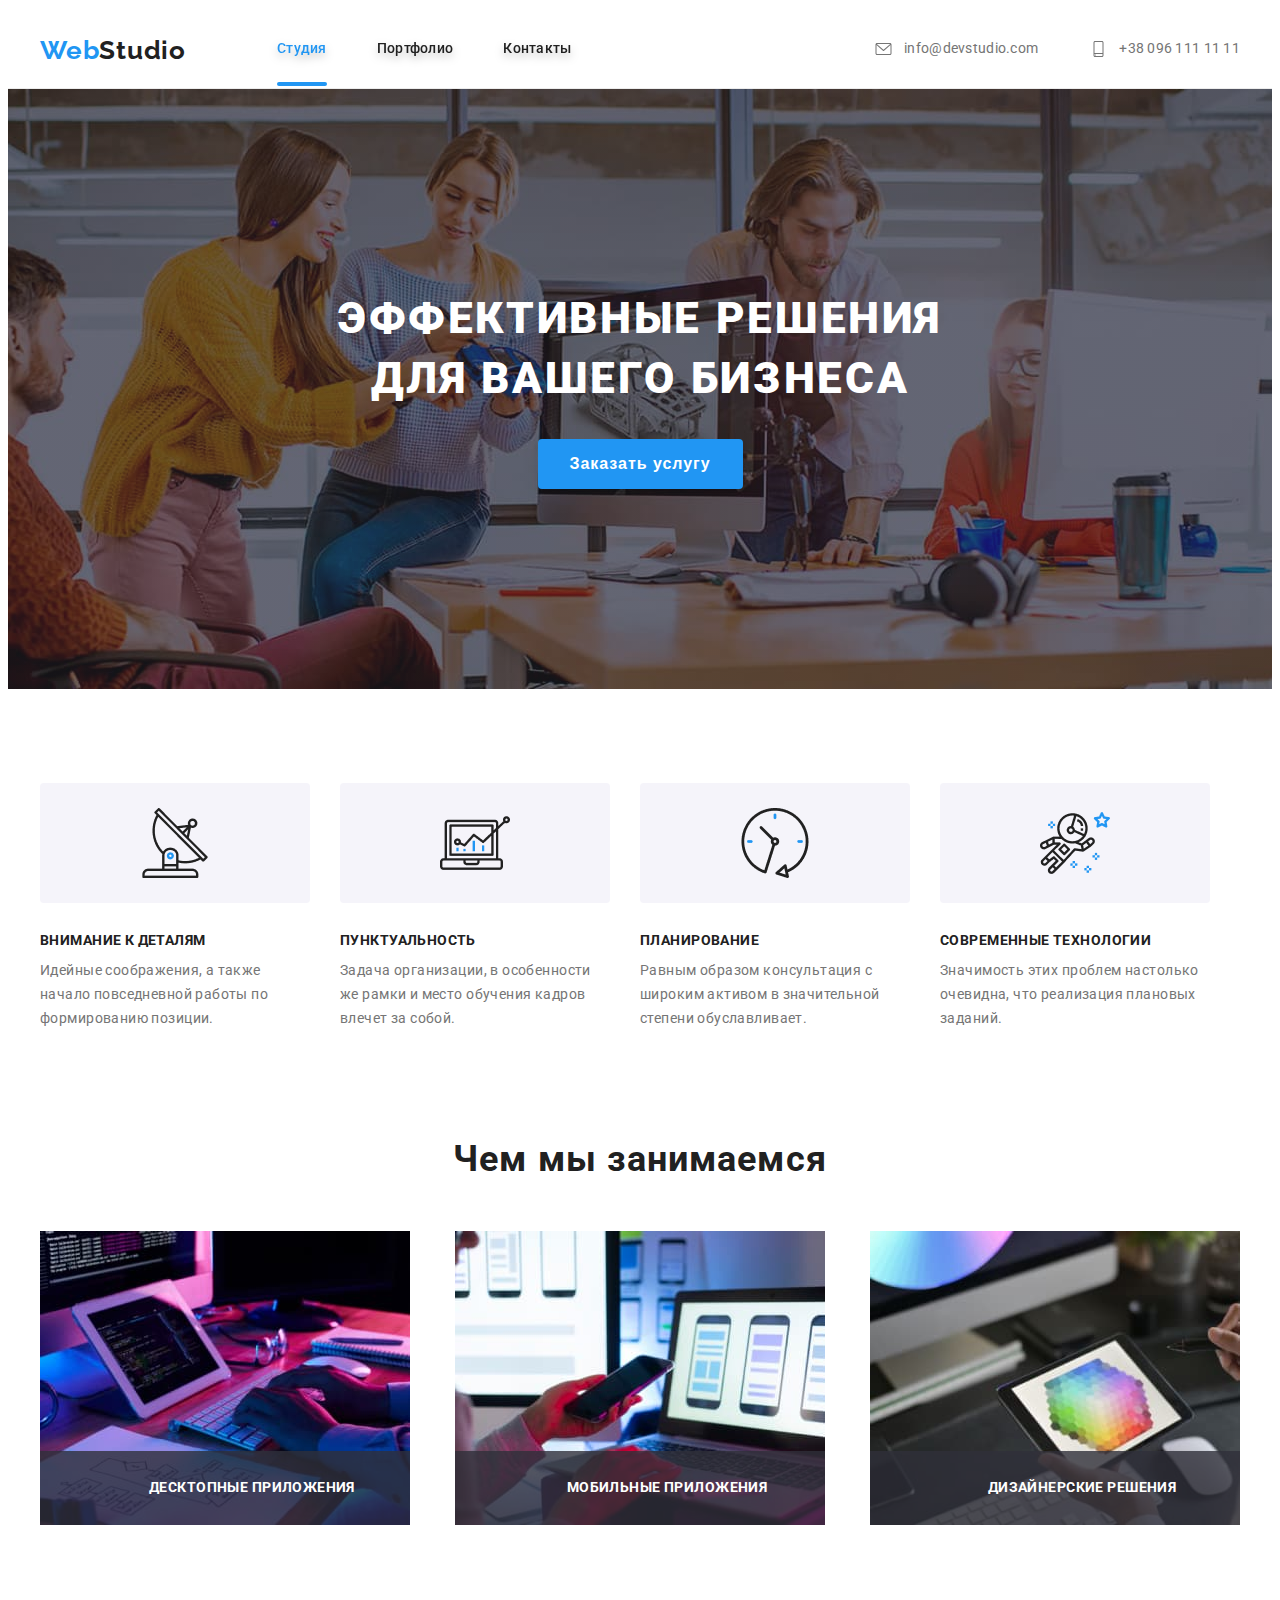
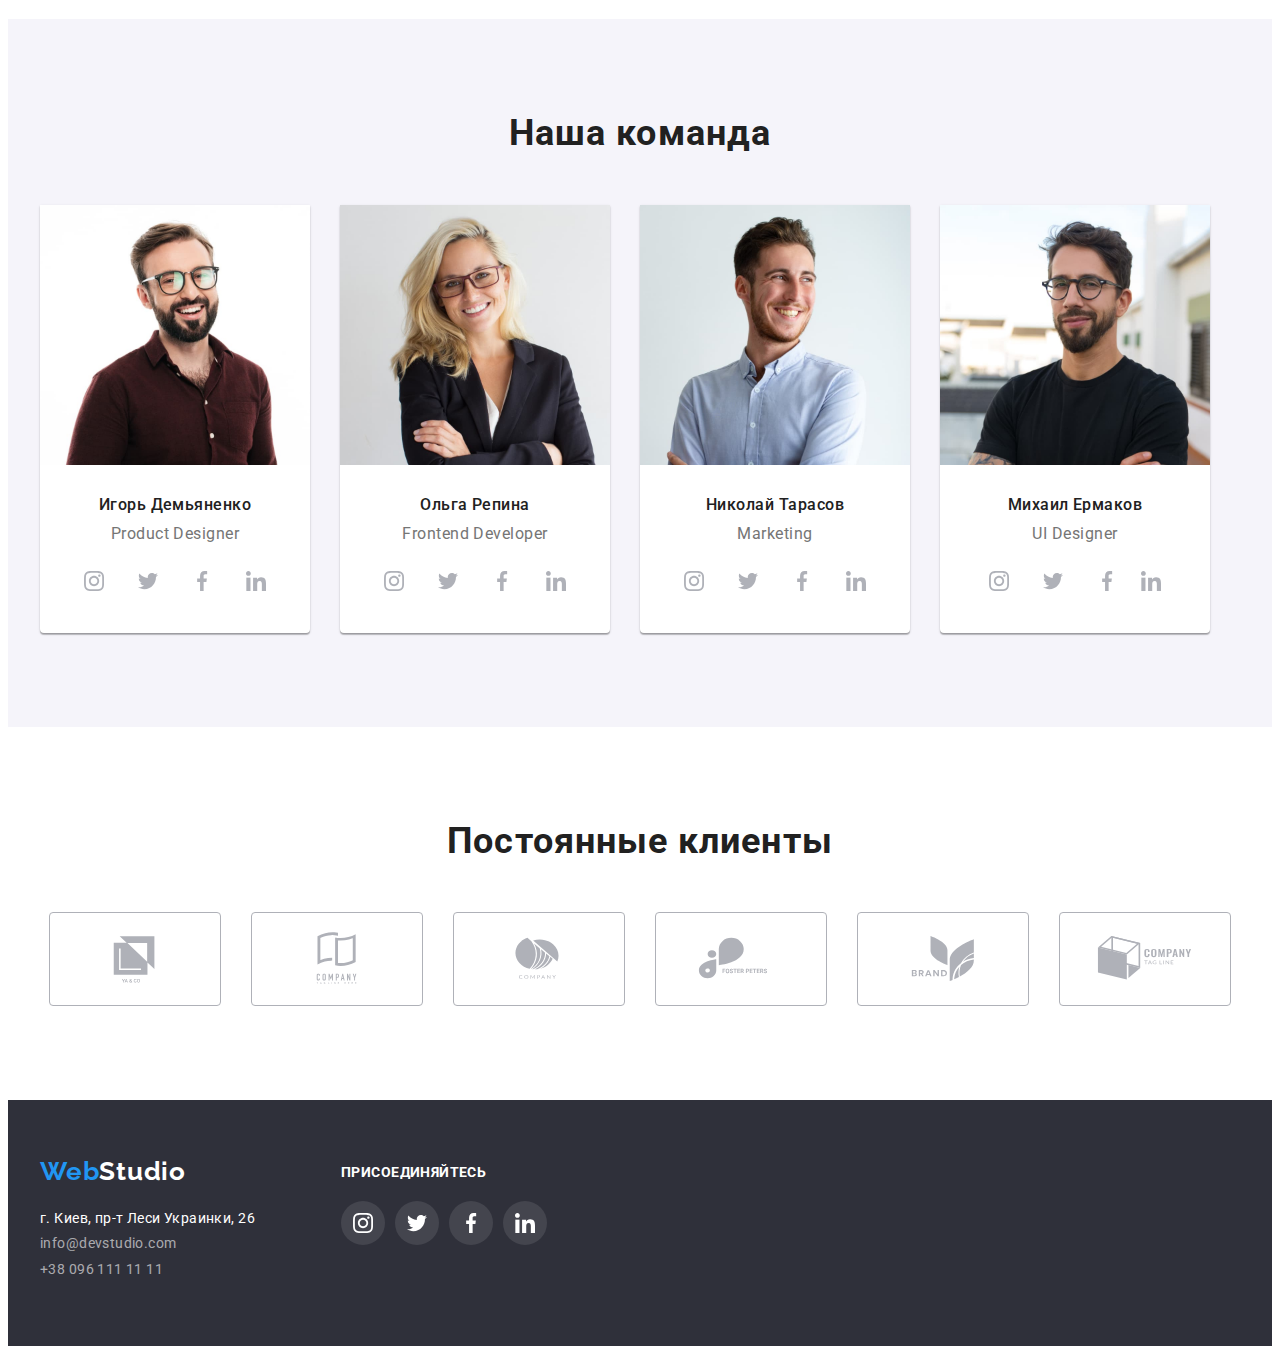
<file: index.html>
<!DOCTYPE html>
<html lang="en">
<head>
    <meta charset="UTF-8">
    <meta http-equiv="X-UA-Compatible" content="IE=edge">
    <meta name="viewport" content="width=device-width, initial-scale=1.0">
    <title>Студия</title>
    <link rel="stylesheet" href="https://cdnjs.cloudflare.com/ajax/libs/modern-normalize/1.1.0/modern-normalize.min.css"
        integrity="sha512-wpPYUAdjBVSE4KJnH1VR1HeZfpl1ub8YT/NKx4PuQ5NmX2tKuGu6U/JRp5y+Y8XG2tV+wKQpNHVUX03MfMFn9Q=="
        crossorigin="anonymous" referrerpolicy="no-referrer" />
    <link rel="preconnect" href="https://fonts.googleapis.com" />
    <link rel="preconnect" href="https://fonts.gstatic.com" crossorigin />
    <link
        href="https://fonts.googleapis.com/css2?family=Raleway:wght@700&family=Roboto:wght@400;500;700;900&display=swap"
        rel="stylesheet" />
    <link rel="stylesheet" href="./css/styles.css" />
</head>
<body>
    <!-------- Шапка сайта (Хеддер) -------->
    <header class="header">
        <div class="conteiner header__conteiner">
            <a class="logo" href="./index.html">
                <span class="logo-web">Web</span><span class="logo-studio-top">Studio</span>
            </a>
            <nav class="nav">
                <ul class="nav__list">
                    <li class="nav__item">
                        <a class="nav__link section active" href="./index.html">
                            <span class="site-nav-info-top">Студия</span>
                        </a>
                    </li>
                    <li class="nav__item">
                        <a class="nav__link" href="./portfolio.html ">
                            <span class="site-nav-info-top">Портфолио</span>
                        </a>
                    </li>
                    <li class="nav__item">
                        <a class="nav__link" href="./contacts.html">
                            <span class="site-nav-info-top">Контакты</span>
                        </a>
                    </li>
                </ul>
            </nav>
            <ul class="auth-nav">
                <li class="auth-nav-item">
                    <a href="mailto:info@devstudio.com" class="auth-nav-item-contact">
                        <svg class="contacts-items-link" width="21" height="16">
                            <use href="./images/svg/icons-nofill.svg#konvert">
                            </use>
                        </svg>info@devstudio.com
                    </a>
                </li>
                <li class="auth-nav-item">
                    <a href="tel:+380961111111" class="auth-nav-item-contact">
                        <svg class="contacts-items-link" width="21" height="16">
                            <use href="./images/svg/icons-nofill.svg#phone">
                            </use>
                        </svg>+38 096 111 11 11
                    </a>
                </li>
            </ul>
        </div>
        <div class="top-line"></div>
    </header>
    <!-------- Блок-герой --------->
    <main>
        <div class="hero-homepage" >
            <section class="conteiner">
                <div class="hero-homepage-content">
                    <h1 class="main-title-homepage">Эффективные решения<br>для вашего бизнеса</h1>
                    <button name="заказать услугу" type="button" data-modal-open class="button button-hero-homepage">
                        <span>Заказать услугу</span>
                    </button>
                </div>
                
            </section>
        </div>
            <!-- Преимущества -->
        <section class="conteiner" >
            <h2 class="title-benefits">Наши преимущества</h2>
            <div>
                <ul class="benefits-list">
                    <li class="benefits-block icon-antena">
                        <h3 class="benefit-name">Внимание к деталям</h3>
                        <p class="benefit-description">Идейные соображения, а также начало повседневной работы по формированию позиции.</p>
                    </li>
                    <li class="benefits-block icon-diagram">
                        <h3 class="benefit-name">Пунктуальность</h3>
                        <p class="benefit-description">Задача организации, в особенности же рамки и место обучения кадров влечет за собой.</p>
                    </li>
                    <li class="benefits-block icon-clock">
                        <h3 class="benefit-name">Планирование</h3>
                        <p class="benefit-description">Равным образом консультация с широким активом в значительной степени обуславливает.</p>
                    </li>
                    <li class="benefits-block icon-astronaut">
                        <h3 class="benefit-name">Современные технологии</h3>
                        <p class="benefit-description">Значимость этих проблем настолько очевидна, что реализация плановых заданий.</p>
                    </li>
                </ul>
            </div>
        </section>
            <!-- Блок-Фотографии -->
        <section class="conteiner">
            <h2 class="worktype">Чем мы занимаемся</h2>
            <ul class="worktype-list" >
                <li class="worktype-blocks"> 
                    <div>
                        <img src="./images/box-1.jpg" width="370" height="294" alt="Программирование для компьютеров">
                        <p class="worktype-text">Десктопные приложения</p>
                    </div>
                </li>
                <li class="worktype-blocks">
                    <div>
                        <img src="./images/box-2.jpg" width="370" height="294" alt="Разработка мобильных приложений"> 
                        <p class="worktype-text">Мобильные приложения</p>
                    </div>
                </li>
                <li class="worktype-blocks">
                    <div>
                        <img src="./images/box-3.jpg" width="370" height="294" alt="Веб-дизайн">
                        <p class="worktype-text">Дизайнерские решения</p>
                    </div> 
                </li>
            </ul>
        </section>
            <!-- Блок-наша-команда -->
        <div class="team__conteiner">
            <section class="conteiner">
                <h2 class="team">Наша команда</h2>
                <ul class="teams-list" >
                    <li class="teams-block">
                        <img src="./images/igor-demyanenko.jpg" width="270" height="260" alt="Игорь Демьяненко">
                        <h3 class="teammate">Игорь Демьяненко</h3>
                        <p class="profession">Product Designer</p>
                        <ul class="teams-social-icon-block"> 
                            <li class="social-links-item">
                                <a href="./index.html" class="teams-social-item">
                                    <svg class="social-icon">
                                        <use href=./images/svg/icons-nofill.svg#instagram-1></use>
                                    </svg>
                                </a>
                            </li>
                            <li class="social-links-item">
                                <a href="./index.html" class="teams-social-item">
                                    <svg class="social-icon">
                                        <use href=./images/svg/icons-nofill.svg#twitter-2></use>
                                    </svg>
                                </a>
                            </li>
                            <li class="social-links-item">
                                <a href="./index.html" class="teams-social-item">
                                    <svg class="social-icon">
                                        <use href=./images/svg/icons-nofill.svg#facebook-3></use>
                                    </svg>
                                </a>
                            </li>
                            <li class="social-links-item">
                                <a href="./index.html" class="teams-social-item">
                                    <svg class="social-icon">
                                        <use href=./images/svg/icons-nofill.svg#linkedin-4></use>
                                    </svg>
                                </a>
                            </li>
                        </ul>
                    </li>
                    <li class="teams-block">
                        <img src="./images/olga-repina.jpg" width="270" height="260" alt="Ольга Репина">
                        <h3 class="teammate">Ольга Репина</h3>
                        <p class="profession">Frontend Developer</p>
                        <ul class="teams-social-icon-block">
                            <li class="social-links-item">
                                <a href="./index.html" class="teams-social-item">
                                    <svg class="social-icon">
                                        <use href=./images/svg/icons-nofill.svg#instagram-1></use>
                                    </svg>
                                </a>
                            </li>
                            <li class="social-links-item">
                                <a href="./index.html" class="teams-social-item">
                                    <svg class="social-icon">
                                        <use href=./images/svg/icons-nofill.svg#twitter-2></use>
                                    </svg>
                                </a>
                            </li>
                            <li class="social-links-item">
                                <a href="./index.html" class="teams-social-item">
                                    <svg class="social-icon">
                                        <use href=./images/svg/icons-nofill.svg#facebook-3></use>
                                    </svg>
                                </a>
                            </li>
                            <li class="social-links-item">
                                <a href="./index.html" class="teams-social-item">
                                    <svg class="social-icon">
                                        <use href=./images/svg/icons-nofill.svg#linkedin-4></use>
                                    </svg>
                                </a>
                            </li>
                        </ul>
                    </li>
                    <li class="teams-block">
                        <img src="./images/nikolay-tarasov.jpg" width="270" height="260" alt="Николай Тарасов">
                        <h3 class="teammate">Николай Тарасов</h3>
                        <p class="profession">Marketing</p>
                        <ul class="teams-social-icon-block">
                            <li class="social-links-item">
                                <a href="./index.html" class="teams-social-item">
                                    <svg class="social-icon">
                                        <use href=./images/svg/icons-nofill.svg#instagram-1></use>
                                    </svg>
                                </a>
                            </li>
                            <li class="social-links-item">
                                <a href="./index.html" class="teams-social-item">
                                    <svg class="social-icon">
                                        <use href=./images/svg/icons-nofill.svg#twitter-2></use>
                                    </svg>
                                </a>
                            </li>
                            <li class="social-links-item">
                                <a href="./index.html" class="teams-social-item">
                                    <svg class="social-icon">
                                        <use href=./images/svg/icons-nofill.svg#facebook-3></use>
                                    </svg>
                                </a>
                            </li>
                            <li class="social-links-item">
                                <a href="./index.html" class="teams-social-item">
                                    <svg class="social-icon">
                                        <use href=./images/svg/icons-nofill.svg#linkedin-4></use>
                                    </svg>
                                </a>
                            </li>
                        </ul>                    
                    </li>
                    <li class="teams-block">
                        <img src="./images/mikhail-ermakov.jpg" width="270" height="260" alt="Михаил Ермаков">
                        <h3 class="teammate">Михаил Ермаков</h3>
                        <p class="profession">UI Designer</p>
                        <ul class="teams-social-icon-block">
                            <li class="social-links-item">
                                <a href="./index.html" class="teams-social-item">
                                    <svg class="social-icon">
                                        <use href=./images/svg/icons-nofill.svg#instagram-1></use>
                                    </svg>
                                </a>
                            </li>
                            <li class="social-links-item">
                                <a href="./index.html" class="teams-social-item">
                                    <svg class="social-icon">
                                        <use href=./images/svg/icons-nofill.svg#twitter-2></use>
                                    </svg>
                                </a>
                            </li>
                            <li class="social-links-item">
                                <a href="./index.html" class="teams-social-item">
                                    <svg class="social-icon">
                                        <use href=./images/svg/icons-nofill.svg#facebook-3></use>
                                    </svg>
                                </a>
                            </li>
                            <li>
                                <a href="./index.html" class="teams-social-item">
                                    <svg class="social-icon">
                                        <use href=./images/svg/icons-nofill.svg#linkedin-4></use>
                                    </svg>
                                </a>
                            </li>
                        </ul>
                    </li>
                </ul>
            </section>
        </div>
        <!-- Блок постоянные клиенты -->
        <section class="conteiner">
            <h2 class="partners">Постоянные клиенты</h2>
            <ul class="partners-list">
                <li class="partners-block">
                    <a href="./index.html">
                        <svg class="partners-icon">
                            <use href=./images/svg/icons-nofill.svg#partner-1></use>
                        </svg>
                    </a>
                </li> 
                <li class="partners-block">
                    <a href="./index.html">
                        <svg class="partners-icon">
                            <use href=./images/svg/icons-nofill.svg#partner-2></use>
                        </svg>
                    </a>
                </li> 
                <li class="partners-block">
                    <a href="./index.html">
                        <svg class="partners-icon">
                            <use href=./images/svg/icons-nofill.svg#partner-3></use>
                        </svg>
                    </a>
                </li> 
                <li class="partners-block">
                    <a href="./index.html">
                        <svg class="partners-icon">
                            <use href=./images/svg/icons-nofill.svg#partner-4></use>
                        </svg>
                    </a>
                </li> 
                <li class="partners-block">
                    <a href="./index.html">
                        <svg class="partners-icon">
                            <use href=./images/svg/icons-nofill.svg#partner-5></use>
                        </svg>
                    </a>
                </li> 
                <li class="partners-block">
                    <a href="./index.html">
                        <svg class="partners-icon">
                            <use href=./images/svg/icons-nofill.svg#partner-6></use>
                        </svg>
                    </a>
                </li>                
            </ul>
        </section>
    </main>   
    <!-------- Подвал сайта (Футтер) -------->
    <footer class="footer">
        <div class="conteiner">
            <div class="footer__conteiner">
                <div class="footer-communicate-main-1">
                    <div>
                        <a class="logo" href="./index.html">
                            <span class="logo-web">Web</span><span class="logo-studio-footer">Studio</span>
                        </a>
                        <address>
                            <ul class="footer-nav">
                                <li class="nav__item footer-nav-link">
                                    <a class="color-footer-100" href="https://goo.gl/maps/j9MTgF3zTzyEW6Uz7" target=_blank
                                        rel=noopener>г. Киев, пр-т Леси Украинки, 26</a>
                                </li>
                                <li class="nav__item footer-nav-link">
                                    <a class="color-footer-60" href="mailto:info@devstudio.com">info@devstudio.com</a>
                                </li>
                                <li class="nav__item footer-nav-link">
                                    <a class="color-footer-60" href="tel:+380961111111">+38 096 111 11 11</a>
                                </li>
                            </ul>
                        </address>
                    </div>
                </div>
                <div class="footer-communicate-main-2">
                    <span class="footer-title">Присоединяйтесь</span>
                    <ul class="footer-teams-social-icon-block">
                        <li class="footer-teams-social-item">
                            <a href="./index.html">
                                <svg class="footer-social-icon">
                                    <use href=./images/svg/icons-nofill.svg#instagram-1></use>
                                </svg>
                            </a>
                        </li>
                        <li class="footer-teams-social-item">
                            <a href="./index.html">
                                <svg class="footer-social-icon">
                                    <use href=./images/svg/icons-nofill.svg#twitter-2></use>
                                </svg>
                            </a>
                        </li>
                        <li class="footer-teams-social-item">
                            <a href="./index.html">
                                <svg class="footer-social-icon">
                                    <use href=./images/svg/icons-nofill.svg#facebook-3></use>
                                </svg>
                            </a>
                        </li>
                        <li class="footer-teams-social-item">
                            <a href="./index.html">
                                <svg class="footer-social-icon">
                                    <use href=./images/svg/icons-nofill.svg#linkedin-4></use>
                                </svg>
                            </a>
                        </li>
                    </ul>
                </div>    
            </div>
        </div>
    </footer>
</body>
</html>
</file>
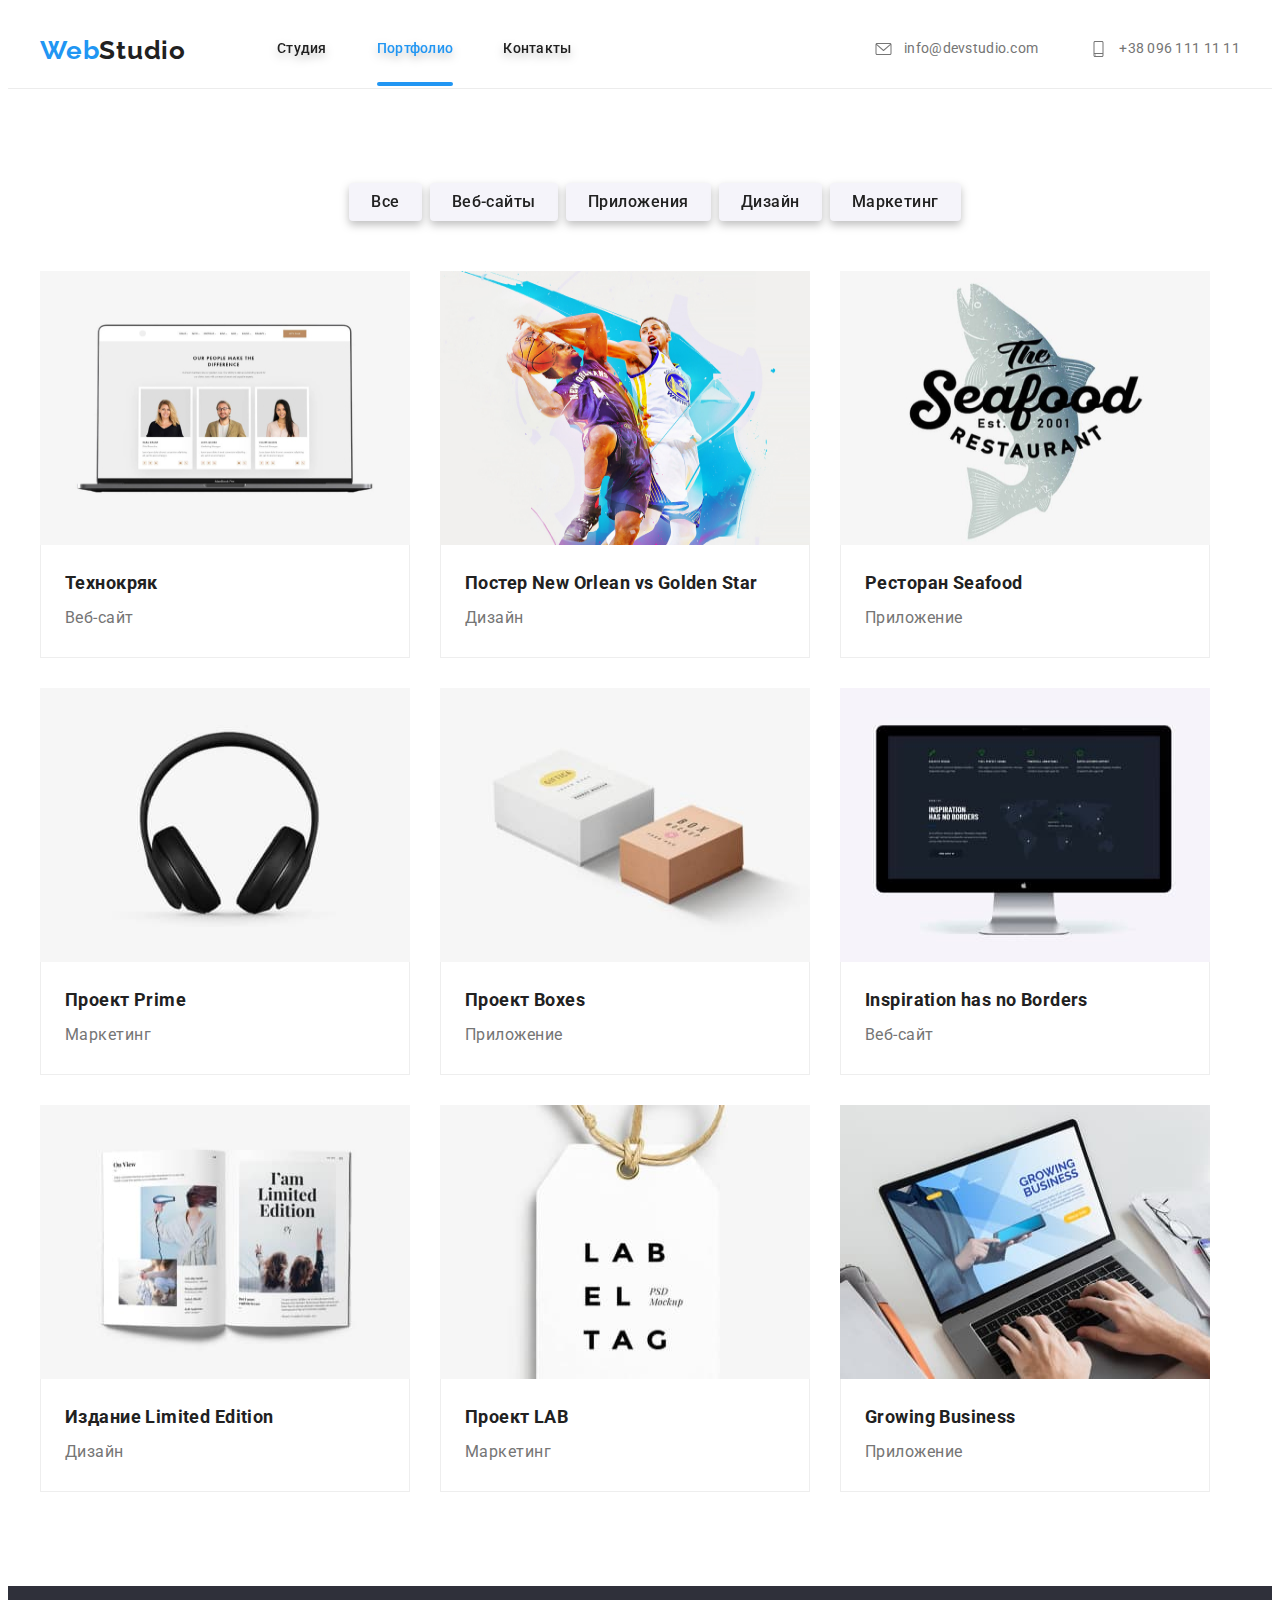
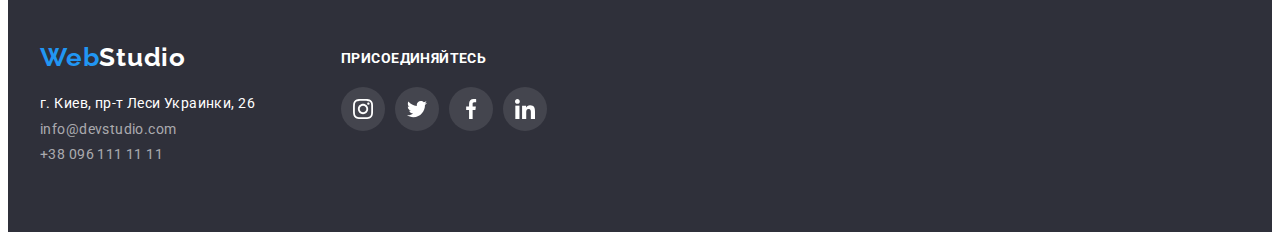
<file: portfolio.html>
<!DOCTYPE html>
<html lang="en">
<head>
    <meta charset="UTF-8">
    <meta http-equiv="X-UA-Compatible" content="IE=edge">
    <meta name="viewport" content="width=device-width, initial-scale=1.0">
    <title>Студия</title>
    <link rel="stylesheet" href="https://cdnjs.cloudflare.com/ajax/libs/modern-normalize/1.1.0/modern-normalize.min.css"
        integrity="sha512-wpPYUAdjBVSE4KJnH1VR1HeZfpl1ub8YT/NKx4PuQ5NmX2tKuGu6U/JRp5y+Y8XG2tV+wKQpNHVUX03MfMFn9Q=="
        crossorigin="anonymous" referrerpolicy="no-referrer" />
    <link rel="preconnect" href="https://fonts.googleapis.com" />
    <link rel="preconnect" href="https://fonts.gstatic.com" crossorigin />
    <link href="https://fonts.googleapis.com/css2?family=Raleway:wght@700&family=Roboto:wght@400;500;700;900&display=swap" rel="stylesheet" />
    <link rel="stylesheet" href="./css/styles.css" />
</head>
<body>
    <!-------- Шапка сайта (Хеддер) -------->
    <header class="header">
        <div class="conteiner header__conteiner">
            <a class="logo" href="./index.html">
                <span class="logo-web">Web</span><span class="logo-studio-top">Studio</span>
            </a>
            <nav class="nav">
                <ul class="nav__list">
                    <li class="nav__item">
                        <a class="nav__link" href="./index.html">
                            <span class="site-nav-info-top">Студия</span>
                        </a>
                    </li>
                    <li class="nav__item">
                        <a class="nav__link section active" href="./portfolio.html ">
                            <span class="site-nav-info-top">Портфолио</span>
                        </a>
                    </li>
                    <li class="nav__item">
                        <a class="nav__link" href="./contacts.html">
                            <span class="site-nav-info-top">Контакты</span>
                        </a>
                    </li>
                </ul>
            </nav>
            <ul class="auth-nav">
                <li class="auth-nav-item">
                    <a href="mailto:info@devstudio.com" class="auth-nav-item-contact">
                        <svg class="contacts-items-link" width="21" height="16">
                            <use href="./images/svg/icons-nofill.svg#konvert">
                            </use>
                        </svg>info@devstudio.com
                    </a>
                </li>
                <li class="auth-nav-item">
                    <a href="tel:+380961111111" class="auth-nav-item-contact">
                        <svg class="contacts-items-link" width="21" height="16">
                            <use href="./images/svg/icons-nofill.svg#phone">
                            </use>
                        </svg>+38 096 111 11 11
                    </a>
                </li>
            </ul>
        </div>
        <div class="top-line"></div>
    </header>
<!-------- Блок-герой --------->
    <main class="hero">
        <section class="conteiner">
            <h1 class="main-title-portfolio-page">Портфолио</h1>
<!-------- Кнопки фильтра --------->
            <div class="conteiner filter">
                <ul class="filter-button">
                    <li class="filter-button-item">
                        <button name="Все" type="button" class="portfolio-btn">Все</button>
                    </li>
                    <li class="filter-button-item">
                        <button name="Веб-сайты" type="button" class="portfolio-btn">Веб-сайты</button>
                    </li>
                    <li class="filter-button-item">
                        <button name="Приложения" type="button" class="portfolio-btn">Приложения</button>
                    </li>
                    <li class="filter-button-item">
                        <button name="Дизайн" type="button" class="portfolio-btn">Дизайн</button>
                    </li>
                    <li class="filter-button-item">
                        <button name="Маркетинг" type="button" class="portfolio-btn">Маркетинг</button>
                    </li>
                </ul>
            </div>
<!-------- Карточки проектов --------->
        </section>
            <div class="conteiner">
                <section>
                    <ul class="project-list">
                        <li class='project-list-item'>
                            <div class="project-list-item-overlay">
                                <img src="./images/Project_1.jpg" width="370" height="274" alt="Веб-сайт технокряк">

                            </div>
                            <div class="project-discription">
                                <h2>Технокряк</h2>
                                <p class="project-type">Веб-сайт</p>
                            </div>

                        </li>
                        <li class='project-list-item'>
                            <div class="project-list-item-overlay">
                                <img src="./images/Project_2.jpg" width="370" height="274" alt="Дизайн постера New Orlean vs Golden Star">

                            </div>
                            <div class="project-discription">
                                <h2>Постер New Orlean vs Golden Star</h2>
                                <p class="project-type">Дизайн</p>
                            </div>
                        </li>
                        <li class='project-list-item'>
                            <div class="project-list-item-overlay">
                                <img src="./images/Project_3.jpg" width="370" height="274" alt="Приложение для ресторана Seafood">

                            </div>
                            <div class="project-discription">
                                <h2>Ресторан Seafood</h2>
                                <p class="project-type">Приложение</p>
                            </div>

                        </li>
                        <li class='project-list-item'>
                            <div class="project-list-item-overlay">
                                <img src="./images/Project_4.jpg" width="370" height="274" alt="Маркетинг для проекта Prime">

                            </div>
                            <div class="project-discription">
                                <h2>Проект Prime</h2>
                                <p class="project-type">Маркетинг</p>
                            </div>
                        </li>
                        <li class='project-list-item'>
                            <div class="project-list-item-overlay">
                                <img src="./images/Project_5.jpg" width="370" height="274" alt="Приложение для проекта Boxes">

                            </div>
                            <div class="project-discription">
                                <h2>Проект Boxes</h2>
                                <p class="project-type">Приложение</p>
                            </div>
                        </li>
                        <li class='project-list-item'>
                            <div class="project-list-item-overlay">
                                <img src="./images/Project_6.jpg" width="370" height="274" alt="Веб-сайт Inspiration has no Borders">

                            </div>
                            <div class="project-discription">
                                <h2>Inspiration has no Borders</h2>
                                <p class="project-type">Веб-сайт</p>
                            </div>
                        </li>
                        <li class='project-list-item'>
                            <div class="project-list-item-overlay">
                                <img src="./images/Project_7.jpg" width="370" height="274" alt="Дизайн для Издания Limited Edition">

                            </div>
                            <div class="project-discription">
                                <h2>Издание Limited Edition</h2>
                                <p class="project-type">Дизайн</p>
                            </div>
                        </li>
                        <li class='project-list-item'>
                            <div class="project-list-item-overlay">
                                <img src="./images/Project_8.jpg" width="370" height="274" alt="Маркетинг для проекта LAB">

                            </div>
                            <div class="project-discription">
                                <h2>Проект LAB</h2>
                                <p class="project-type">Маркетинг</p>
                            </div>
                        </li>
                        <li class='project-list-item'>
                            <div class="project-list-item-overlay">
                                <img src="./images/Project_9.jpg" width="370" height="274" alt="Приложение Growing Business">

                            </div>
                            <div class="project-discription" >
                                <h2>Growing Business</h2>
                                <p class="project-type">Приложение</p>
                            </div>
                        </li>
                    </ul>
                </section>
            </div>
    
    </main>
    <!-------- Подвал сайта (Футтер) -------->
    <footer class="footer">
        <div class="conteiner">
            <div class="footer__conteiner">
                <div class="footer-communicate-main-1">
                    <div>
                        <a class="logo" href="./index.html">
                            <span class="logo-web">Web</span><span class="logo-studio-footer">Studio</span>
                        </a>
                        <address>
                            <ul class="footer-nav">
                                <li class="nav__item footer-nav-link">
                                    <a class="color-footer-100" href="https://goo.gl/maps/j9MTgF3zTzyEW6Uz7" target=_blank
                                        rel=noopener>г. Киев, пр-т Леси Украинки, 26</a>
                                </li>
                                <li class="nav__item footer-nav-link">
                                    <a class="color-footer-60" href="mailto:info@devstudio.com">info@devstudio.com</a>
                                </li>
                                <li class="nav__item footer-nav-link">
                                    <a class="color-footer-60" href="tel:+380961111111">+38 096 111 11 11</a>
                                </li>
                            </ul>
                        </address>
                    </div>
                </div>
                <div class="footer-communicate-main-2">
                    <span class="footer-title">Присоединяйтесь</span>
                    <ul class="footer-teams-social-icon-block">
                        <li class="footer-teams-social-item">
                            <a href="./index.html">
                                <svg class="footer-social-icon">
                                    <use href=./images/svg/icons-nofill.svg#instagram-1></use>
                                </svg>
                            </a>
                        </li>
                        <li class="footer-teams-social-item">
                            <a href="./index.html">
                                <svg class="footer-social-icon">
                                    <use href=./images/svg/icons-nofill.svg#twitter-2></use>
                                </svg>
                            </a>
                        </li>
                        <li class="footer-teams-social-item">
                            <a href="./index.html">
                                <svg class="footer-social-icon">
                                    <use href=./images/svg/icons-nofill.svg#facebook-3></use>
                                </svg>
                            </a>
                        </li>
                        <li class="footer-teams-social-item">
                            <a href="./index.html">
                                <svg class="footer-social-icon">
                                    <use href=./images/svg/icons-nofill.svg#linkedin-4></use>
                                </svg>
                            </a>
                        </li>
                    </ul>
                </div>    
            </div>
        </div>
    </footer>
</body>
</html>
</file>
<file: css/styles.css>
:root {
  --brand-color: #2196f3;
  --main-bcg-color: #ffffff;
  --filter-btn-color: #f5f4fa;
  --brand-text-color1: #212121;
  --brand-text-color2: #757575;
  --footer-color: #2f303a;
}
body {
  font-family: "Roboto", sans-serif;
  color: var(--brand-text-color1);
  background-color: var(--main-bcg-color);
  font-size: 14px;
  line-height: 1.71;
  letter-spacing: 0.03em;
}
h1,
h2,
h3,
h4,
h5,
h6 {
  margin: 0;
  padding: 0;
}
h1 {
  text-transform: uppercase;
  font-style: normal;
  font-weight: 900;
  font-size: 44px;
  line-height: 1.36;
  letter-spacing: 0.06em;
}
h2 {
  font-family: "Roboto", sans-serif;
  color: var(--brand-text-color1);
  background-color: var(--main-bcg-color);
  font-style: normal;
  font-weight: 700;
  font-size: 18px;
  line-height: 2;
}
ul,
ol {
  list-style: none;
  margin: 0;
  padding: 0;
}
a {
  text-decoration: none;
  color: var(--brand-text-color1);
}

img {
  display: block;
}

/* ---------- Шапка сайта (Хеддер) ---------- */

.conteiner {
  width: 1200px;
  padding-left: 15px;
  padding-right: 15px;
  margin: 0 auto;
}

.header__conteiner {
  display: flex;
}
.logo {
  font-family: "Raleway", sans-serif;
  font-style: normal;
  font-weight: 700;
  font-size: 26px;
  line-height: 1.4;
  letter-spacing: 0.03em;
  margin-left: 0;
  margin-top: 24px;
}
.logo-web {
  color: var(--brand-color);
}
.logo-studio-top {
  color: var(--brand-text-color1);
}
.nav {
  display: flex;
}
.nav__list {
  display: flex;
  margin-left: 91px;
  /* border: 1px solid tomato; */
}
.nav__link {
  font-family: "Roboto", sans-serif;
  color: var(--brand-text-color1);
  background-color: var(--main-bcg-color);
  font-style: normal;
  font-weight: 500;
  font-size: 14px;
  line-height: 1.17;
  letter-spacing: 0.02em;
  padding: 32px 0;
  display: block;
  transition: color 250ms cubic-bezier(0.4, 0, 0.2, 1),
    background-color 250ms cubic-bezier(0.4, 0, 0.2, 1);
}
.nav__link:focus,
.nav__link:hover {
  color: var(--brand-color);
}
.site-nav-info-top {
  filter: drop-shadow(0px 4px 4px rgba(0, 0, 0, 0.25));
}
.nav__list .nav__item + .nav__item {
  margin-left: 50px;
}
.auth-nav {
  display: flex;
  margin-left: auto;
  margin-right: 0;
}
.auth-nav-item {
  padding-top: 32px;
  font-family: "Roboto", sans-serif;
  font-style: normal;
  font-weight: 400;
  font-size: 14px;
  line-height: 1.17;
  letter-spacing: 0.02em;
  transition: color 250ms cubic-bezier(0.4, 0, 0.2, 1),
    background-color 250ms cubic-bezier(0.4, 0, 0.2, 1);
}
.auth-nav .auth-nav-item + .auth-nav-item {
  margin-left: 50px;
}
.auth-nav-item:hover,
.auth-nav-item:focus {
  color: var(--brand-color);
}
.auth-nav-item-contact {
  color: var(--brand-text-color2);
  padding-top: 32px;
  font-family: "Roboto", sans-serif;
  font-style: normal;
  font-weight: 400;
  font-size: 14px;
  line-height: 1.17;
  letter-spacing: 0.02em;
  padding-top: 32px;
  padding-bottom: 32px;
  transition: color 250ms cubic-bezier(0.4, 0, 0.2, 1),
   background-color 250ms cubic-bezier(0.4, 0, 0.2, 1);
}
.auth-nav-item-contact:hover,
.auth-nav-item-contact:focus {
  color: var(--brand-color);
}
.contacts-items-link {
  fill: currentColor;
  margin-right: 10px;
  vertical-align: middle;
}
.section {
  position: relative;
}
.active {
  color: var(--brand-color);
}
.active::after{
  content: ' ';
  display: block;
  background-color: var(--brand-color);
  width: 100%;
  height: 4px;
  border-radius: 2px;
  margin-top: 28px;
  position: absolute;
  bottom: 2px;
} 

.top-line {
  background-color: #ececec;
  height: 1px;
}
.benefits-block::before {
  display: block;
  content: "";
  height: 120px;
  border-radius: 4px;
  background: #f5f4fa;
  background-repeat: no-repeat;
  background-position: center;
  margin-bottom: 30px;
}
/* ---------- Страница Портфолио---Основной контент (Герой) ---------- */

.main-title-portfolio-page {
  display: none;
}
.filter {
  padding-bottom: 16px;
  margin-top: 94px;
  margin-bottom: 34px;
  display: flex;
  justify-content: center;
}
.filter-button {
  display: flex;
  justify-content: center;
}
.filter-button .filter-button-item + .filter-button-item {
  margin-left: 8px;
}
.filter-button-item{
  transition: color 250ms cubic-bezier(0.4, 0, 0.2, 1),
    background-color 250ms cubic-bezier(0.4, 0, 0.2, 1);
}
.filter-button-item:hover,
.filter-button-item:focus{
  filter: drop-shadow(0px 4px 4px rgba(0, 0, 0, 0.25));
}
.portfolio-btn {
  cursor: pointer;
  border-radius: 4px;
  font-family: "Roboto", sans-serif;
  font-style: normal;
  font-weight: 500;
  font-size: 16px;
  line-height: 1.62;
  letter-spacing: 0.03em;
  padding: 6px 22px;
  color: var(--brand-text-color1);
  background-color: #f5f4fa;
  filter: drop-shadow(0px 4px 4px rgba(0, 0, 0, 0.25));
  border: none;
  transition: color 250ms cubic-bezier(0.4, 0, 0.2, 1),
   background-color 250ms cubic-bezier(0.4, 0, 0.2, 1);
  /* outline: none; */
}
.portfolio-btn:focus,
.portfolio-btn:hover {
  color: var(--main-bcg-color);
  background-color: var(--brand-color);
}
.project-list {
  display: flex;
  flex-wrap: wrap;
  margin-bottom: 94px;
}
.project-list-item {
  width: 370px;
  margin-right: 30px;
  margin-bottom: 30px;
  display: flex;
  flex-direction: column;
}
.project-list-item:nth-child(3n) {
  margin-right: 0;
}
.project-list-item:nth-last-child(-n + 3) {
  margin-bottom: 0;
}
.project-list-item-overlay{
  position: relative;
  overflow: hidden;
  text-decoration: none;
  display: block;
  color: var(--brand-text-color1);
}
.project-list-item:hover,
.project-list-item:focus{
  box-shadow: 0px 1px 1px rgba(0, 0, 0, 0.12), 0px 4px 4px rgba(0, 0, 0, 0.06), 1px 4px 6px rgba(0, 0, 0, 0.16);
  cursor: pointer
}
.project-list-item:hover .overlay,
.project-list-item:focus .overlay {
  transform: translateY(0%);
}
.overlay {
  margin-top: 0;
  font-size: 18px;
  line-height: 1.56;
  background-color: rgba(33, 150, 243, 0.9);
  color: var(--main-bcg-color);
  display: flex;
  align-items: center;
  padding-left: 24px;
  padding-right: 24px;
  position: absolute;
  top: 0;
  left: 0;
  height: 100%;
  width: 100%;
  overflow: auto;
  transform: translateY(101%);
  transition: transform 250ms linear;
}
.project-type {
  color: var(--brand-text-color2);
  font-size: 16px;
  line-height: 1.87;
  letter-spacing: 0.03em;
  margin-top: 2px;
}
.project-discription {
  padding: 20px 24px 8px 24px;
  border-bottom: 1px solid #eee;
  border-left: 1px solid #eee;
  border-right: 1px solid #eee;
}

/* --------- Подвал сайта (Футтер) --------- */

.footer {
  /* padding-top: 60px;
  padding-bottom: 60px; */
  background-color: var(--footer-color);
  margin: 0 auto;
  padding: 0;
  max-width: 1600px;
}
.logo-studio-footer {
  color: var(--main-bcg-color);
}
.footer-nav-link {
  font-style: normal;
  font-weight: 400;
  font-size: 14px;
  line-height: 1.17;
  letter-spacing: 0.03em;
  margin-bottom: 9px;
  width: 231px;
}
.footer-nav {
  display: flex;
  margin: 20px 0px 60px 0;
  display: flex;
  flex-direction: column;
}
.color-footer-100 {
  color: rgba(255, 255, 255, 1);
}
.color-footer-60 {
  color: rgba(255, 255, 255, 0.6);
}
/* ---------- Продолжение футера----------- */
.footer__conteiner {
  display: inline-flex;
  width: 1230px;
}
.footer-communicate-main-1 {
  display: flex;
  margin-top: 53px;
  width: 231px;
}
.footer-communicate-main-2 {
  /* display: inline; */
  margin-top: 65px;
  margin-left: 70px;
  display: inline-block;
  /* display: flex; */
  flex-direction: column;
  justify-content: flex-start;
  align-items: flex-start;
}
.footer-communicate-main-3 {
  /* display: inline; */
  margin-top: 65px;
  margin-left: 93px;
  display: inline-block;
  /* display: flex; */
  flex-direction: column;
  justify-content: flex-start;
  align-items: flex-start;
}
.footer-communicate-main-4 {
  /* display: inline; */
  /* margin-top: 65px; */
  margin-left: 12px;
  margin: 0 auto;
  display: inline-block;
  /* display: flex; */
  flex-direction: column;
  justify-content: flex-start;
  align-items: flex-start;
}
.footer-title {
  display: flex;
  margin: 0;
  padding: 0;
  font-style: normal;
  font-weight: bold;
  font-size: 14px;
  line-height: 1.14;
  letter-spacing: 0.03em;
  text-transform: uppercase;
  color: var(--main-bcg-color);
  margin-bottom: 20px;
  /* padding: bottom 20px; */
}
.footer-social-icon {
  width: 20px;
  height: 20px;
  padding: 0;
  fill: var(--main-bcg-color);
  background: none;
}
.footer-teams-social-icon-block {
  display: flex;
  justify-content: center;
  align-items: center;
  list-style: none;
  padding: 0;
  margin: 0;
  width: 206px;
  height: 44px;
  cursor: pointer;
}

.footer-teams-social-item {
  display: inline-flex;
  justify-content: center;
  align-items: center;
  style: none;
  background-color: rgba(255, 255, 255, 0.1);
  width: 44px;
  height: 44px;
  border-radius: 50%;
  transition: color 250ms cubic-bezier(0.4, 0, 0.2, 1),
  background-color 250ms cubic-bezier(0.4, 0, 0.2, 1);
}
.footer-teams-social-item a{
display: flex;
justify-content: center;
}
.footer-teams-social-icon-block
  .footer-teams-social-item
  + .footer-teams-social-item {
  margin-left: 10px;
}
.social-links-item + .social-links-item {
  margin-left: 10px;
}

.footer-teams-social-item:hover,
.footer-teams-social-item:focus {
  background-color: var(--brand-color);
  color: #ffffff;
}
.footer-teams-social-item:hover .social-icon,
.footer-teams-social-item:focus .social-icon {
  fill: #ffffff;
}
.email-form {
  width: 358px;
  height: 50px;
  outline: 1px solid rgba(255, 255, 255, 0.3);
  filter: drop-shadow(0px 4px 4px rgba(0, 0, 0, 0.15));
  border-radius: 4px;
}
.footer-email {
  font-style: normal;
  font-weight: normal;
  font-size: 16px;
  line-height: 1.25;
  display: flex;
  align-items: center;
  letter-spacing: 0.03em;
  color: rgba(255, 255, 255, 0.6);
  padding: 17px 295px 13px 16px;
}
.subscribe-btn {
  display: inline-flex;
  padding: 10px 30px;
  width: 200px;
  height: 50px;
  border-radius: 4px;
  background-color: var(--brand-color);
  margin: 101px 215px 101px 12px;
  cursor: pointer;
}
.subscribe-text {
  style: none;
  padding-top: 10px;
  padding-bottom: 10px;
  padding-left: 28px;
  font-style: normal;
  font-weight: bold;
  font-size: 16px;
  line-height: 1.87;
  display: flex;
  align-items: center;
  text-align: center;
  letter-spacing: 0.06em;
  color: var(--main-bcg-color);
}
.subscribe-icon {
  padding: 0;
  margin: 0;
  fill: var(--main-bcg-color);
  margin-left: 10px;
}
.subscription {
  display: flex;
}
.button-subscription{
  fill: var(--main-bcg-color);
  margin: 13px 28px 13px 10px;
}
.footer-button {
  color: var(--main-bcg-color);
  box-shadow: 4px rgba(0, 0, 0, 0.15);
  background-color: var(--brand-color);
  width: 100%;
  height: 50px;
  display: flex;
  border-radius: 4px;
  border: 0;
  padding: 0;
  transition: background-color, transform 250ms cubic-bezier(0.4, 0, 0.2, 1);;
}
.footer-button:hover {
  background-color: var(--brand-color);
  transform: scale(1.05);
}
/* ---------- Главная страница----------- */

/* -----------Основной контент (Герой) ---------- */

.hero-homepage {
  height: 600px;
  max-width: 1600px;
  margin-right: auto;
  margin-left: auto;
  display: flex;
  justify-content: center;
  background-color: #c4c4c4;
  background-image: linear-gradient(to right, #2f303a66, #2f303a66),
    url("../images/Hero.jpg");
  background-repeat: no-repeat;
  background-position: center;
}
.hero-homepage-content {
  display: flex;
  flex-direction: column;
  align-items: center;
  /* background-image: url("/images/png/Img Overlay.png"),
  background-repeat: no-repeat;
  background-position: center;  */
}
.main-title-homepage {
  display: inline-block;
  text-align: center;
  color: var(--main-bcg-color);
  margin-top: 200px;
}
.main-title-homepage p {
  display: flex;
  justify-content: center;
  padding: 0 auto;
  margin: 0 auto;
}
.button-hero-homepage {
  background-color: var(--brand-color);
  padding: 10px 32px;
  margin-top: 30px;
  cursor: pointer;
  border-radius: 4px;
  border: none;
  align-items: center;
  text-align: center;
  transition: color 250ms cubic-bezier(0.4, 0, 0.2, 1),
  background-color 250ms cubic-bezier(0.4, 0, 0.2, 1);
  color: var(--main-bcg-color);
  background-color: var(--brand-color);
  font-style: normal;
  font-weight: 700;
  font-size: 16px;
  line-height: 1.87;
  letter-spacing: 0.06em;
}
.button{
  display: inline-block;
  box-shadow: 0px 4px 4px rgba(0, 0, 0, 0.15);
  border-radius: 4px;
  border-style: none;
  background-color: var(--brand-color);
}
.button:hover,
.button:focus{
  cursor: pointer;
  color: var(--brand-color);
  background-color: var(--main-bcg-color);
}

/* -----------Блок с преимуществами (Герой) ---------- */

.title-benefits {
  display: none;
}
.benefits-list {
  display: flex;
  /* justify-content: inherit; */
  margin: 94px 0;
}
.benefits-block:not(:first-child) {
  margin-left: 30px;
}
.benefits-block {
  width: 270px;
}
.benefit-name {
  font-style: normal;
  font-weight: bold;
  font-size: 14px;
  line-height: 1.14;
  letter-spacing: 0.03em;
  text-transform: uppercase;
  color: var(--brand-text-color1);
}
.benefit-description {
  font-style: normal;
  font-weight: normal;
  font-size: 14px;
  line-height: 1.71;
  color: var(--brand-text-color2);
  letter-spacing: 0.03em;
  /* width: 270px;
  height: 251px; */
  margin-top: 10px;
}
.benefits-block::before {
  display: block;
  content: "";
  height: 120px;
  border-radius: 4px;
  /* background-image: url(../images/png/Benefits/antenna\ 1.png); */
  /* background-size: contain; */
  background: #f5f4fa;
  background-repeat: no-repeat;
  background-position: center;
  margin-bottom: 30px;
}
.icon-antena::before {
  background-image: url(/images/png/Benefits/antenna\ 1.png);
}
.icon-diagram::before {
  background-image: url(/images/png/Benefits/diagram\ 1.png);
}
.icon-clock::before {
  background-image: url(/images/png/Benefits/clock\ 1.png);
}
.icon-astronaut::before {
  background-image: url(/images/png/Benefits/astronaut\ 1.png);
}

/* -------- Блок-Фотографии (Герой) --------- */

.worktype {
  font-style: normal;
  font-weight: bold;
  font-size: 36px;
  line-height: 1.16;
  text-align: center;
  letter-spacing: 0.03em;
  color: var(--brand-text-color1);
  margin-bottom: 50px;
}
.worktype-blocks > div {
  position: relative;
  overflow: hidden;
}
.worktype-list {
  display: flex;
  justify-content: space-between;
  margin-bottom: 94px;
}
.worktype-text{
  position: absolute;
  margin: 0;
  bottom: 0;
  left: 0;
  font-style: normal;
  font-weight: 700;
  font-size: 14px;
  line-height: 1.4;
  text-align: center;
  letter-spacing: 0.03em;
  text-transform: uppercase;
  padding: 27px;
  width: 100%;
  background-color: rgba(47,48,58,0.8);
  color: var(--main-bcg-color);
  text-align: center;

}
/* -------- Блок-наша-команда (Герой) --------- */

.team__conteiner {
  margin: 0 auto;
  padding: 0;
  max-width: 1600px;
  background-color: var(--filter-btn-color);
  padding-top: 94px;
  padding-bottom: 94px;
}
.team {
  font-style: normal;
  font-weight: bold;
  font-size: 36px;
  line-height: 1.16;
  text-align: center;
  letter-spacing: 0.03em;
  color: var(--brand-text-color1);
  background: none;
  margin-bottom: 50px;
}
.teams-list {
  display: flex;
  margin: 0;
}
.teams-block {
  width: 270px;
  height: 428px;
  display: flex;
  flex-direction: column;
  align-items: center;
  background: var(--main-bcg-color);
  box-shadow: 0px 1px 3px rgba(0, 0, 0, 0.12), 0px 1px 1px rgba(0, 0, 0, 0.14),
    0px 2px 1px rgba(0, 0, 0, 0.2);
  border-radius: 0px 0px 4px 4px;
}
.teams-block:not(:first-child) {
  margin-left: 30px;
}
.teammate {
  font-style: normal;
  font-weight: 500;
  font-size: 16px;
  line-height: 1.19;
  text-align: center;
  letter-spacing: 0.03em;
  color: var(--brand-text-color1);
  margin-top: 30px;
}
.profession {
  font-style: normal;
  font-weight: normal;
  font-size: 16px;
  line-height: 1.19;
  text-align: center;
  letter-spacing: 0.03em;
  color: var(--brand-text-color2);
  margin-top: 10px;
}
.teams-social-icon-block {
  display: flex;
  justify-content: center;
  align-items: center;
  padding: 0;
  margin: 0;
  width: 206px;
  height: 44px;
}
.teams-social-item {
  display: inline-flex;
  justify-content: center;
  align-items: center;
  style: none;
  background-color: var(--main-bcg-color);
  width: 44px;
  height: 44px;
  border-radius: 50%;
  cursor: pointer;
  transition: color 250ms cubic-bezier(0.4, 0, 0.2, 1),
  background-color 250ms cubic-bezier(0.4, 0, 0.2, 1);
}
.teams-social-item a{
  display: flex;
  justify-content: center;
}

.teams-social-icon-block .teams-social-item + .teams-social-item {
  margin-left: 10px;
}
.social-icon {
  width: 20px;
  height: 20px;
  padding: 0;
  fill: #afb1b8;
  background: none;
}
.teams-social-item:hover,
.teams-social-item:focus {
  background-color: var(--brand-color);
  color: #ffffff;
}
.teams-social-item:hover .social-icon,
.teams-social-item:focus .social-icon {
  fill: #ffffff;
}

/* -------- Блок-наши партнёры (Герой) --------- */

.partners {
  font-style: normal;
  font-weight: bold;
  font-size: 36px;
  line-height: 1.16;
  text-align: center;
  letter-spacing: 0.03em;
  color: var(--brand-text-color1);
  margin-bottom: 50px;
  margin-top: 94px;
  padding: 0;
}
.partners-list {
  display: flex;
  justify-content: center;
  align-items: center;
  padding: 0;
  margin: 0;
  style: none;
  margin-bottom: 94px;
}
.partners-block {
  width: 170px;
  height: 92px;
  border: 1px solid #afb1b8;
  border-radius: 4px;
  cursor: pointer;
  display: flex;
  justify-content: center;
  align-items: center;
  padding: 0;
}
.partners-block a{
  display: flex;
  justify-content: center;
}
.partners-list .partners-block + .partners-block {
  margin-left: 30px;
}
.partners-icon {
  width: 106px;
  height: 60px;
  padding: 0;
  fill: #afb1b8;
  background: none;
}
.partners-block:hover,
.partners-block:focus {
  border: 1px solid var(--brand-color);
  color: var(--brand-color);
}
.partners-block:hover .partners-icon,
.partners-block:focus .partners-icon {
  fill: var(--brand-color);
}

/* ---------- модальное окно на главной --------- */

.backdrop {
  /* это серый фон модального окна, 
  мы его ставим в верхний левй угол вьюпорта на 100% вьюпорта */
  position: fixed;
  top: 0;
  left: 0;
  width: 100vw;
  height: 100vh;
  background-color: rgba(0, 0, 0, 0.2);
  transition: opacity 250ms linear, visibility 250ms linear;
  /* display: flex;
  justify-content: center;
  align-items: center; */
}
.backdrop.is-hidden{
  /* это класс, который делает бэкдроп с оверлеем невидимыми и 
  клики на элементы проходят через них(бэкдроп с оверлеем) насквозь */
  opacity: 0;
  pointer-events: none;
  visibility: hidden;
}
.modal {
  /* это модальное окно, которое всплывает поверх бэкдропа(фона) */
  position: absolute;
  left: 50%;
  top: 50%;
  width: 528px;
  height: 581px;
  background: var(--main-bcg-color);
  transform: translate(-50%, -50%);
  animation-name: changeModalBtn;
  animation-duration: 2000ms;
  padding: 40px;
}

.close-btn {
  position: absolute;
  top: 8px;
  right: 8px;
  border-radius: 50%;
  border: 1px solid var(--brand-text-color2);
  width: 30px;
  height: 30px;
  background-color: transparent;
  cursor: pointer;
  padding: 0;
  display: flex;
  align-items: center;
  justify-content: center;
}

.modal-title {
  font-size: 20px; 
  font-weight: 700; 
  line-height: 1.15;
  text-align: center;
  margin-bottom: 12px; 
  color: var(--brand-text-color1);
}
.form-input {
  width: 100%; 
  height: 40px; 
  border: 1px solid rgba(33, 33, 33, 0.2);
  border-radius: 4px; 
  padding-left: 42px; color: #000000;
  outline: none; 
  transition: border-color 250ms cubic-bezier(0.4, 0, 0.2, 1);
}
.form-input-email {
  min-width: 358px; 
  height: 50px; 
  border: 1px solid rgba(255, 255, 255, 0.3);
  box-shadow: 0px 4px 4px rgba(0, 0, 0, 0.15); 
  color: rgba(255, 255, 255, 0.6);
  border-radius: 4px; padding-left: 16px; font-weight: 400;
  letter-spacing: 0.03em; 
  line-height: 1.25;
  outline: none; 
  transition: border-color 250ms cubic-bezier(0.4, 0, 0.2, 1);
  margin-right: 12px; 
  font-size: 16px; 
  background-color: var(--footer-color);
}
.form-input::placeholder {
  color:var(--brand-color);
}
.input-text {
  font-size: 12px; 
  color: var(--brand-text-color2); 
  display: block; 
  margin-bottom: 4px; 
  line-height: 1.15
}
.form-field {
  margin-bottom: 10px;
}
.input-wrap {
  position: relative;
}
.input-icon {
  position: absolute; 
  left: 12px; 
  top: 50%; 
  /* fill: var(--main-bcg-color); */
  transform: translateY(-50%);
  transition: fill 250ms cubic-bezier(0.4, 0, 0.2, 1);
}
.checkbox-fill {
  fill: var(--main-bcg-color); 
}
.form-input:focus,.form-text:focus {
  border-color: var(--brand-color); 
  outline: none;
}    
.form-input:focus + .input-icon {
  fill: var(--brand-color);
} 
.form-text {
  width: 100%; 
  height: 120px; 
  border: 1px solid rgba(33, 33, 33, 0.2);
  border-radius: 4px; 
  padding-left: 16px; 
  padding: 12px 16px;
  resize: none;
} 
.form-text::placeholder {
  color: rgba(117, 117, 117, 0.5);
}            
.field {
  border: 1px solid tomato; 
  border-radius: 5px;
}
.check-text span {
  width: 16px; 
  height: 15px; 
  border: 2px solid var(--brand-text-color1); 
  border-radius: 2px; 
  margin-right: 7px; 
  display: flex; 
  align-items: center; 
  justify-content: center; 
  position: relative;
}
.policy-icon {
  fill: transparent;
}
.policy-check:checked + .check-text span {
  border: none; 
  background-color: var(--brand-color);
}
.policy-check:checked + .check-text .policy-icon {
  fill: var(--main-bcg-color);
}
.checkbox-contract {
  color: var(--brand-color); 
  padding-left: 3px; 
}
.form-field-checkbox {
  margin-left: 13px; 
  margin: 0px;
}
.check-text {
  display: flex; 
  align-items: center; 
}
.visually-hidden {
  position: absolute;
  width: 1px;
  height: 1px;
  margin: -1px;
  border: 0;
  padding: 0;
  white-space: nowrap;
  clip-path: inset(100%);
  clip: rect(0 0 0 0);
  overflow: hidden;
}
/* .checkbox {position: absolute; appearance: none;} */
.check-text .input-icon {
  left: 2px;
}
.modal-button {
  position: relative;
  left: 50%;
  transform: translate(-50%, 0);
  color: #e5e5e5;
  background-color: var(--brand-color);
  width: 200px;
  height: 50px;
  font-weight: 700;
  font-size: 16px;
  line-height: 1.6;
  cursor: pointer;
  border-radius: 4px;
  border: 0; /*padding: 10px 55px;*/
  box-shadow: 0px 4px 4px rgba(0, 0, 0, 0.15);
  transition: background-color var(--animation-timing);
  margin-top: 30px;
}
</file>
